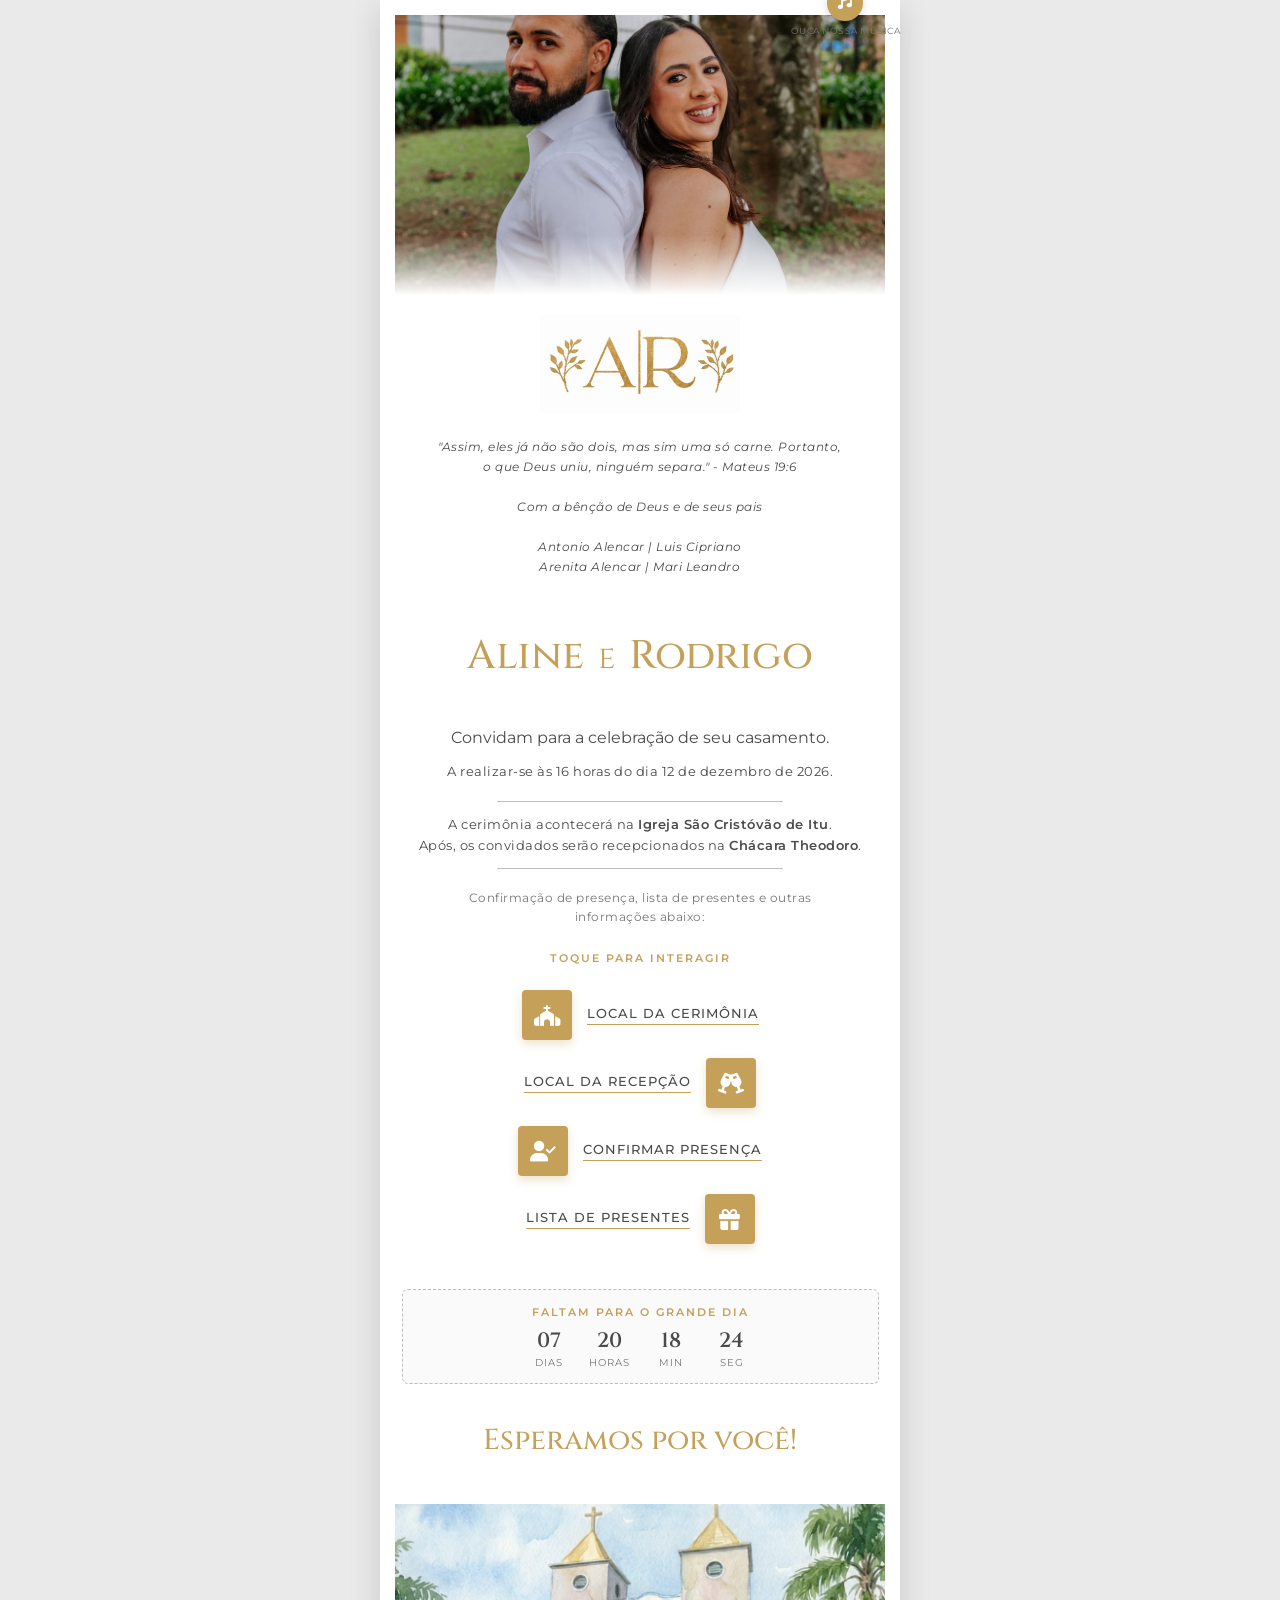
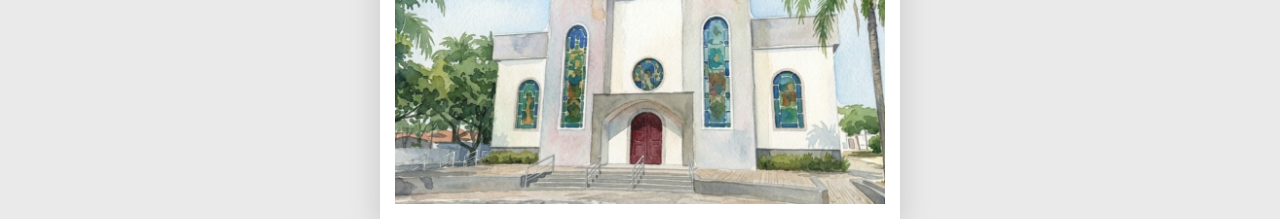
<file: index.html>
<!DOCTYPE html>
<html lang="pt-BR">
<head>
  <meta charset="UTF-8">
  <meta name="viewport" content="width=device-width, initial-scale=1.0">
  <title>Aline e Rodrigo</title>
  
  <!-- Google Fonts -->
  <link rel="preconnect" href="https://fonts.googleapis.com">
  <link rel="preconnect" href="https://fonts.gstatic.com" crossorigin>
  <link href="https://fonts.googleapis.com/css2?family=Cinzel:wght@400;500;600;700&family=Montserrat:wght@300;400;500;600&display=swap" rel="stylesheet">
  
  <!-- Ícones do App/Navegador -->
  <link href="imagens/icon.png" rel="shortcut icon"/>
  <link href="imagens/icon-192.png" rel="icon" sizes="192x192"/>
  <link href="imagens/icon-180.png" rel="apple-touch-icon" sizes="180x180"/>
  
  <!-- FontAwesome -->
  <link rel="stylesheet" href="https://cdnjs.cloudflare.com/ajax/libs/font-awesome/6.4.0/css/all.min.css">

  <!-- CSS Local -->
  <link rel="stylesheet" href="./style.css">
</head>
<body>
  <!-- Música de fundo -->
  <audio id="bg-music" loop src="audio/musica.mp3"></audio>

  <div class="card-container">

    <!-- FOTO DO TOPO -->
    <div class="top-photo-wrapper">
      <img src="imagens/foto-casal1.png" alt="Foto Casal Topo">
    </div>
    

    <!-- MOLDURA INTERNA DO CONVITE -->
    <div class="invitation-frame">
      <!-- Bloco de Música com Texto -->
          <div class="music-wrapper">
            <button id="music-btn" class="music-toggle-btn" aria-label="Tocar Música">
              <i class="fa-solid fa-music"></i>
            </button>
            <span class="music-label">Ouça nossa música</span>
          </div>
        </div>
      <!-- CONTEÚDO PRINCIPAL -->
      <div class="main-content">        
        <!-- MONOGRAMA A | R -->
        <!-- FOTO DO TOPO -->
    <div class="top-photo-monograma">
      <img src="imagens/monograma.png" alt="monograma">
    </div>
          
        <!-- Versículo Bíblico -->
        <p class="versiculo-biblico">
          "Assim, eles já não são dois, mas sim uma só carne. Portanto,<br>
          o que Deus uniu, ninguém separa." - Mateus 19:6<br><br>
          Com a bênção de Deus e de seus pais<br><br>
           Antonio Alencar | Luis Cipriano<br>
           Arenita Alencar | Mari Leandro<br><br>
          <!-- CONTAINER DOS NOMES COM A DECORAÇÃO -->
        <div class="names-container">
          <h1 class="couple-names">Aline <span class="ampersand">e</span> Rodrigo</h1> <br><br>
           Convidam para a celebração de seu casamento.
        </p>

        <!-- HORA E LOCAL -->
        <div class="time-text">
          <span>A realizar-se às 16 horas do dia 12 de dezembro de 2026.</span>
        </div>
        
        <div class="location-info">
          <div class="divider-line"></div>
          <p class="location-text">
            A cerimônia acontecerá na <strong>Igreja São Cristóvão de Itu</strong>.<br>
            Após, os convidados serão recepcionados na <strong>Chácara Theodoro</strong>.
          </p>
          <div class="divider-line"></div>
        </div>

        <!-- Informação adicional -->
        <p class="information-extra">
          Confirmação de presença, lista de presentes e outras informações abaixo:
        </p>

        <!-- INSTRUÇÃO -->
        <p class="touch-instruction">Toque para interagir</p>

        <!-- BOTÕES INTERATIVOS -->
        <div class="interactive-buttons">

          <!-- Botão 1: Local da Cerimônia (Igreja) -->
          <a href="https://digitalconvite.github.io/aline-e-rodrigo/local-cerimonia.html" rel="noopener noreferrer" class="btn-row">
            <div class="icon-square">
              <i class="fas fa-church"></i>
            </div>
            <span class="btn-label">Local da Cerimônia</span>
          </a>

          <!-- Botão 2: Local da recepção -->
          <a href="https://digitalconvite.github.io/aline-e-rodrigo/local-recepcao.html" rel="noopener noreferrer" class="btn-row reverse">
            <div class="icon-square">
              <i class="fas fa-glass-cheers"></i>
            </div>
            <span class="btn-label">Local da Recepção</span>
          </a>

          <!-- Botão 3: Confirmar Presença -->
          <div class="btn-row" id="rsvpBtn">
            <div class="icon-square">
              <i class="fas fa-user-check"></i>
            </div>
            <span class="btn-label">Confirmar Presença</span>
          </div>

          <!-- Botão 4: Lista de presentes -->
          <a href="https://noivos.casar.com/aline-e-rodrigo-2026-12-12#/presentes" rel="noopener noreferrer" class="btn-row reverse">
            <div class="icon-square">
              <i class="fa-solid fa-gift"></i>
            </div>
            <span class="btn-label">Lista de Presentes</span>
          </a>

        </div>
        
        <!-- CONTAGEM REGRESSIVA -->
        <div class="countdown-container">
          <div class="countdown-title">FALTAM PARA O GRANDE DIA</div>
          <div class="countdown-timer" id="countdown">
            <div class="time-box">
              <span id="days">00</span>
              <small>dias</small>
            </div>
            <div class="time-box">
              <span id="hours">00</span>
              <small>horas</small>
            </div>
            <div class="time-box">
              <span id="minutes">00</span>
              <small>min</small>
            </div>
            <div class="time-box">
              <span id="seconds">00</span>
              <small>seg</small>
            </div>
          </div>
        </div>

        <div class="waiting-text">
          Esperamos por você!
        </div>

      </div> <!-- /main-content -->
    </div> <!-- /invitation-frame -->

    <!-- FOTO DA PARTE INFERIOR -->
    <div class="bottom-section">
      <div class="bottom-photo-wrapper">
        <img src="imagens/foto-final.png" alt="Igreja">
      </div>
    </div>

  </div> <!-- /card-container -->

  <!-- MODAL RSVP -->
  <div id="rsvpModal" class="modal">
    <div class="modal-content">
      <h3>Confirmação de Presença</h3>
      <form id="rsvpForm">
        
        <div class="form-group">
          <label for="nome">Seu Nome Completo:</label>
          <input type="text" id="nome" placeholder="Digite seu nome completo" required>
        </div>
        
        <div class="form-group">
          <label for="presencaCelebracao">Celebração:</label>
          <select id="presencaCelebracao" required>
            <option value="Sim, estarei presente na Celebração">Sim, estarei presente na Celebração</option>
            <option value="Não poderei ir à Celebração">Não poderei ir à Celebração</option>
          </select>
        </div>

        <div class="form-group">
          <label for="presencaRecepcao">Recepção / Festa:</label>
          <select id="presencaRecepcao" required>
            <option value="Sim, estarei presente na Recepção">Sim, estarei presente na Recepção</option>
            <option value="Não poderei ir à Recepção">Não poderei ir à Recepção</option>
          </select>
        </div>

        <div class="form-group">
          <label for="acompanhantes">Quantidade de Acompanhantes:</label>
          <input type="number" id="acompanhantes" placeholder="0" min="0" value="0">
        </div>

        <button type="submit" class="modal-btn">Enviar via WhatsApp</button>
        <button type="button" class="modal-btn btn-cancel" id="closeRsvpBtn">Fechar</button>
      </form>
    </div>
  </div>

  <!-- JavaScript Local -->
  <script src="./script.js"></script>
</body>
</html>
</file>
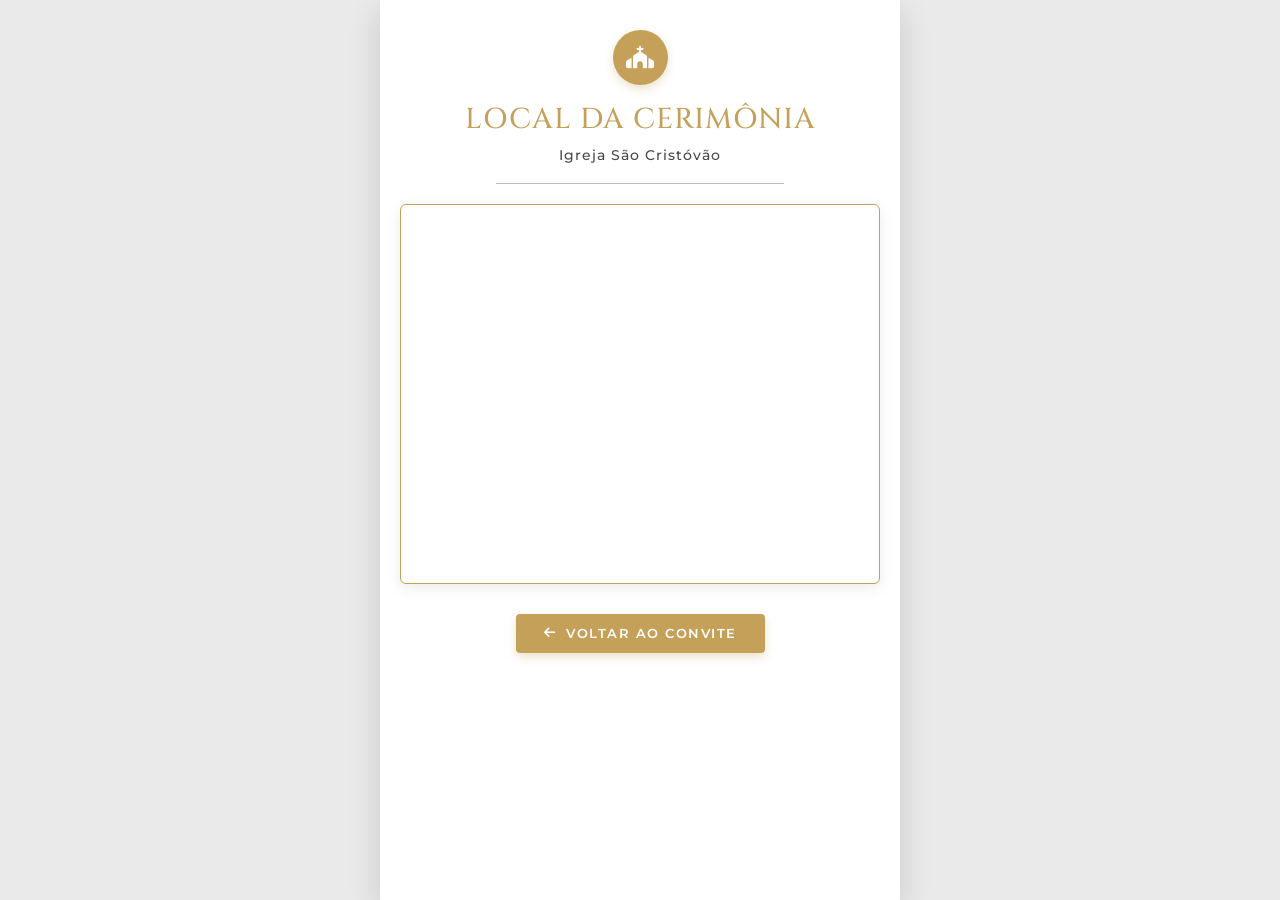
<file: local-cerimonia.html>
<!DOCTYPE html>
<html lang="pt-BR">
<head>
  <meta charset="UTF-8">
  <meta name="viewport" content="width=device-width, initial-scale=1.0">
  <title>Local da Cerimônia - Aline e Rodrigo</title>
  
  <!-- Google Fonts -->
  <link rel="preconnect" href="https://fonts.googleapis.com">
  <link rel="preconnect" href="https://fonts.gstatic.com" crossorigin>
  <link href="https://fonts.googleapis.com/css2?family=Cinzel:wght@400;500;600;700&family=Montserrat:wght@300;400;500;600&display=swap" rel="stylesheet">
  
  <!-- Ícones do App/Navegador -->
  <link href="imagens/icon.png" rel="shortcut icon"/>
  <link href="imagens/icon-192.png" rel="icon" sizes="192x192"/>
  <link href="imagens/icon-180.png" rel="apple-touch-icon" sizes="180x180"/>
  
  <!-- FontAwesome -->
  <link rel="stylesheet" href="https://cdnjs.cloudflare.com/ajax/libs/font-awesome/6.4.0/css/all.min.css">

  <!-- Estilos da página -->
  <style>
    :root {
      --bg-color: #FFFFFF;
      --bg-outer: #EAEAEA;
      --primary-gold: #C5A059;
      --primary-gold-dark: #A4813D;
      --text-dark: #4A4A4A;
      --text-muted: #777777;
      --border-color: #BDBDBD;
      --font-serif: 'Cinzel', serif;
      --font-sans: 'Montserrat', sans-serif;
    }

    * {
      box-sizing: border-box;
      margin: 0;
      padding: 0;
    }

    html, body {
      width: 100%;
      min-height: 100vh;
      background-color: var(--bg-outer);
      font-family: var(--font-sans);
      color: var(--text-dark);
      overflow-x: hidden;
      display: flex;
      justify-content: center;
      align-items: flex-start;
    }

    /* Container idêntico ao do Convite Principal */
    .card-container {
      width: 100%;
      max-width: 520px;
      background-color: var(--bg-color);
      position: relative;
      display: flex;
      flex-direction: column;
      align-items: center;
      text-align: center;
      box-shadow: 0 10px 30px rgba(0,0,0,0.15);
      min-height: 100vh;
      padding: 30px 20px;
    }

    /* Ícone no topo */
    .icon-header {
      width: 55px;
      height: 55px;
      background-color: var(--primary-gold);
      border-radius: 50%;
      display: flex;
      align-items: center;
      justify-content: center;
      color: #FFFFFF;
      font-size: 1.4rem;
      margin-bottom: 15px;
      box-shadow: 0 4px 10px rgba(197, 160, 89, 0.3);
    }

    /* Título com a fonte Cinzel e Dourado oficial */
    .title {
      font-family: var(--font-serif);
      font-size: 1.8rem;
      font-weight: 500;
      color: var(--primary-gold);
      margin-bottom: 8px;
      text-transform: uppercase;
      letter-spacing: 1px;
    }

    .subtitle {
      font-size: 0.85rem;
      color: var(--text-dark);
      letter-spacing: 1px;
      margin-bottom: 20px;
      font-weight: 500;
    }

    .divider-line {
      width: 60%;
      height: 1px;
      background-color: var(--border-color);
      margin: 0 auto 20px auto;
    }

    /* Moldura do Mapa */
    .map-frame {
      width: 100%;
      height: 380px;
      border: 1px solid var(--primary-gold);
      border-radius: 6px;
      overflow: hidden;
      box-shadow: 0 4px 15px rgba(0, 0, 0, 0.08);
      margin-bottom: 25px;
    }

    .map-frame iframe {
      width: 100%;
      height: 100%;
      border: 0;
    }

    /* Botão de Voltar ajustado para ficar mais próximo do mapa */
    .back-btn {
      display: inline-flex;
      align-items: center;
      justify-content: center;
      gap: 10px;
      background-color: var(--primary-gold);
      color: #FFFFFF;
      text-decoration: none;
      padding: 12px 28px;
      border-radius: 4px;
      font-size: 0.8rem;
      letter-spacing: 1.5px;
      text-transform: uppercase;
      font-weight: 600;
      box-shadow: 0 4px 10px rgba(197, 160, 89, 0.3);
      transition: background-color 0.2s ease, transform 0.2s ease;
      margin-top: 5px; /* Removeu o 'margin-top: auto' para aproximar do mapa */
      margin-bottom: 20px;
    }

    .back-btn:hover {
      background-color: var(--primary-gold-dark);
      transform: translateY(-2px);
    }

    /* Adaptação Mobile */
    @media screen and (max-width: 600px) {
      .card-container {
        padding: 25px 15px;
      }
    }
  </style>
</head>
<body>

  <div class="card-container">
    <!-- ÍCONE DO TOPO -->
    <div class="icon-header">
      <i class="fas fa-church"></i>
    </div>

    <!-- TÍTULO DA PÁGINA -->
    <h1 class="title">Local da Cerimônia</h1>
    <p class="subtitle">Igreja São Cristóvão</p>

    <div class="divider-line"></div>

    <!-- MAPA INCORPORADO DO GOOGLE MAPS -->
    <div class="map-frame">
      <iframe 
        src="https://www.google.com/maps/embed?pb=!1m18!1m12!1m3!1d3665.3149253697356!2d-47.315604924678844!3d-23.2680039790025!2m3!1f0!2f0!3f0!3m2!1i1024!2i768!4f13.1!3m3!1m2!1s0x94cf506d3b10f163%3A0xf5432017586304a9!2zUGFyb3F1aWEgU8OjbyBDcmlzdMOzdsOjbw!5e0!3m2!1spt-BR!2sbr!4v1793191114697!5m2!1spt-BR!2sbr" 
        width="600" 
        height="450" 
        allowfullscreen="" 
        loading="lazy" 
        referrerpolicy="no-referrer-when-downgrade">
      </iframe>
    </div>

    <!-- BOTÃO PARA VOLTAR AO CONVITE -->
    <a href="./index.html" class="back-btn">
      <i class="fas fa-arrow-left"></i>
      Voltar ao Convite
    </a>
  </div>

</body>
</html>
</file>
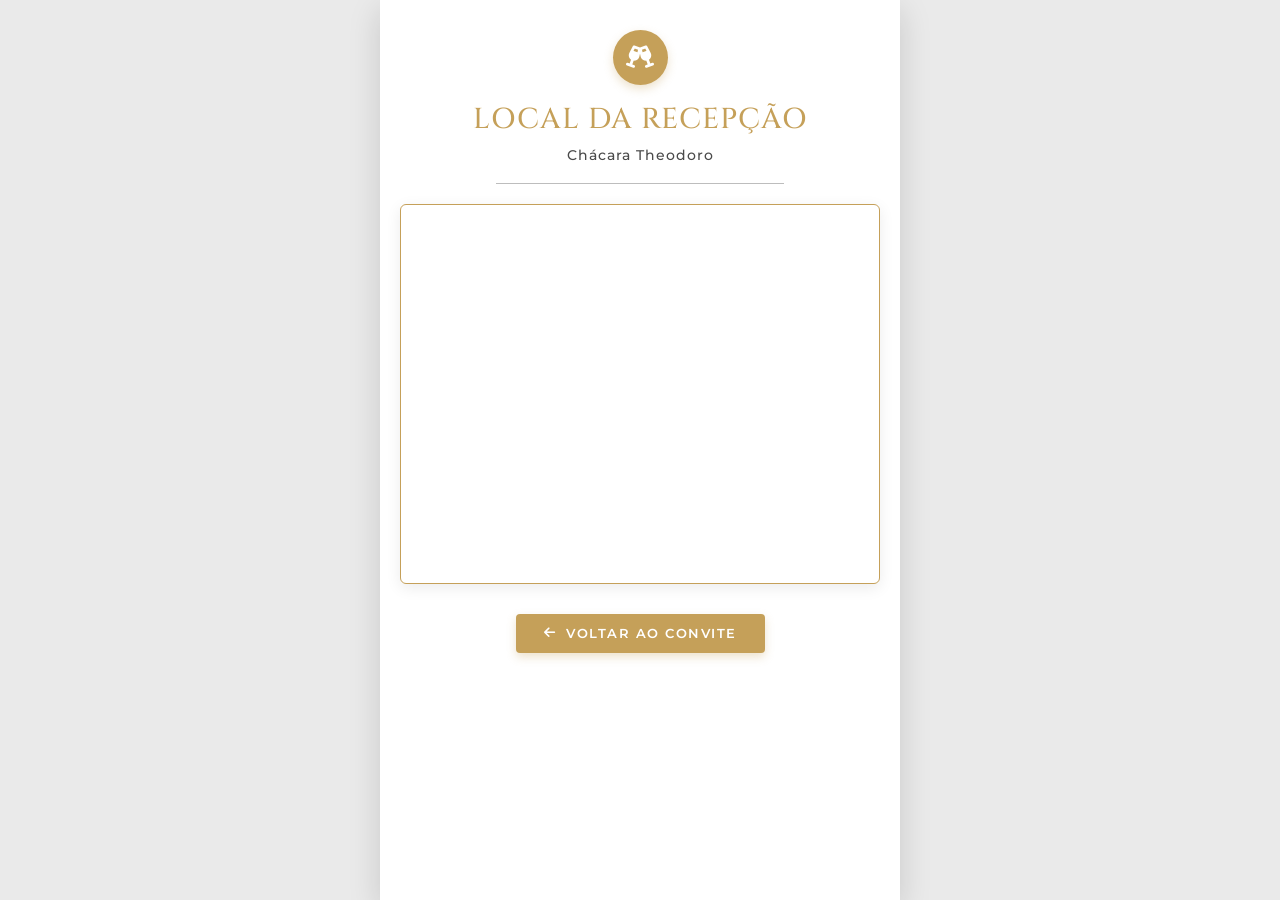
<file: local-recepcao.html>
<!DOCTYPE html>
<html lang="pt-BR">
<head>
  <meta charset="UTF-8">
  <meta name="viewport" content="width=device-width, initial-scale=1.0">
  <title>Local da Recepção - Aline e Rodrigo</title>
  
  <!-- Google Fonts -->
  <link rel="preconnect" href="https://fonts.googleapis.com">
  <link rel="preconnect" href="https://fonts.gstatic.com" crossorigin>
  <link href="https://fonts.googleapis.com/css2?family=Cinzel:wght@400;500;600;700&family=Montserrat:wght@300;400;500;600&display=swap" rel="stylesheet">
  
  <!-- Ícones do App/Navegador -->
  <link href="imagens/icon.png" rel="shortcut icon"/>
  <link href="imagens/icon-192.png" rel="icon" sizes="192x192"/>
  <link href="imagens/icon-180.png" rel="apple-touch-icon" sizes="180x180"/>
  
  <!-- FontAwesome -->
  <link rel="stylesheet" href="https://cdnjs.cloudflare.com/ajax/libs/font-awesome/6.4.0/css/all.min.css">

  <!-- Estilos da página -->
  <style>
    :root {
      --bg-color: #FFFFFF;
      --bg-outer: #EAEAEA;
      --primary-gold: #C5A059;
      --primary-gold-dark: #A4813D;
      --text-dark: #4A4A4A;
      --text-muted: #777777;
      --border-color: #BDBDBD;
      --font-serif: 'Cinzel', serif;
      --font-sans: 'Montserrat', sans-serif;
    }

    * {
      box-sizing: border-box;
      margin: 0;
      padding: 0;
    }

    html, body {
      width: 100%;
      min-height: 100vh;
      background-color: var(--bg-outer);
      font-family: var(--font-sans);
      color: var(--text-dark);
      overflow-x: hidden;
      display: flex;
      justify-content: center;
      align-items: flex-start;
    }

    /* Container idêntico ao do Convite Principal */
    .card-container {
      width: 100%;
      max-width: 520px;
      background-color: var(--bg-color);
      position: relative;
      display: flex;
      flex-direction: column;
      align-items: center;
      text-align: center;
      box-shadow: 0 10px 30px rgba(0,0,0,0.15);
      min-height: 100vh;
      padding: 30px 20px;
    }

    /* Ícone no topo */
    .icon-header {
      width: 55px;
      height: 55px;
      background-color: var(--primary-gold);
      border-radius: 50%;
      display: flex;
      align-items: center;
      justify-content: center;
      color: #FFFFFF;
      font-size: 1.4rem;
      margin-bottom: 15px;
      box-shadow: 0 4px 10px rgba(197, 160, 89, 0.3);
    }

    /* Título com a fonte Cinzel e Dourado oficial */
    .title {
      font-family: var(--font-serif);
      font-size: 1.8rem;
      font-weight: 500;
      color: var(--primary-gold);
      margin-bottom: 8px;
      text-transform: uppercase;
      letter-spacing: 1px;
    }

    .subtitle {
      font-size: 0.85rem;
      color: var(--text-dark);
      letter-spacing: 1px;
      margin-bottom: 20px;
      font-weight: 500;
    }

    .divider-line {
      width: 60%;
      height: 1px;
      background-color: var(--border-color);
      margin: 0 auto 20px auto;
    }

    /* Moldura do Mapa */
    .map-frame {
      width: 100%;
      height: 380px;
      border: 1px solid var(--primary-gold);
      border-radius: 6px;
      overflow: hidden;
      box-shadow: 0 4px 15px rgba(0, 0, 0, 0.08);
      margin-bottom: 25px;
    }

    .map-frame iframe {
      width: 100%;
      height: 100%;
      border: 0;
    }

   /* Botão de Voltar ajustado para ficar mais próximo do mapa */
    .back-btn {
      display: inline-flex;
      align-items: center;
      justify-content: center;
      gap: 10px;
      background-color: var(--primary-gold);
      color: #FFFFFF;
      text-decoration: none;
      padding: 12px 28px;
      border-radius: 4px;
      font-size: 0.8rem;
      letter-spacing: 1.5px;
      text-transform: uppercase;
      font-weight: 600;
      box-shadow: 0 4px 10px rgba(197, 160, 89, 0.3);
      transition: background-color 0.2s ease, transform 0.2s ease;
      margin-top: 5px; /* Removeu o 'margin-top: auto' para aproximar do mapa */
      margin-bottom: 20px;
    }

    .back-btn:hover {
      background-color: var(--primary-gold-dark);
      transform: translateY(-2px);
    }

    /* Adaptação Mobile */
    @media screen and (max-width: 600px) {
      .card-container {
        padding: 25px 15px;
      }
    }
  </style>
</head>
<body>

  <div class="card-container">
    <!-- ÍCONE DO TOPO (Taças de Brinde para Recepção) -->
    <div class="icon-header">
      <i class="fas fa-glass-cheers"></i>
    </div>

    <!-- TÍTULO DA PÁGINA -->
    <h1 class="title">Local da recepção</h1>
    <p class="subtitle">Chácara Theodoro</p>

    <div class="divider-line"></div>

    <!-- MAPA INCORPORADO DO GOOGLE MAPS -->
    <div class="map-frame">
      <iframe 
        src="https://www.google.com/maps/embed?pb=!1m18!1m12!1m3!1d3662.0999192042877!2d-47.2825979!3d-23.384602299999997!2m3!1f0!2f0!3f0!3m2!1i1024!2i768!4f13.1!3m3!1m2!1s0x94cf430b13387d07%3A0xfe3345f0ca6631e1!2sCh%C3%A1cara%20Theodoro!5e0!3m2!1spt-BR!2sbr!4v1793191753081!5m2!1spt-BR!2sbr" 
        width="600" 
        height="450" 
        allowfullscreen="" 
        loading="lazy" 
        referrerpolicy="no-referrer-when-downgrade">
      </iframe>
    </div>

    <!-- BOTÃO PARA VOLTAR AO CONVITE -->
    <a href="./index.html" class="back-btn">
      <i class="fas fa-arrow-left"></i>
      Voltar ao Convite
    </a>
  </div>

</body>
</html>
</file>
<file: style.css>
:root {
  --bg-color: #FFFFFF;
  --bg-outer: #EAEAEA;
  --primary-gold: #C5A059;
  --primary-gold-dark: #A4813D;
  --text-dark: #4A4A4A;
  --text-muted: #777777;
  --border-color: #BDBDBD;
  --font-serif: 'Cinzel', serif;
  --font-sans: 'Montserrat', sans-serif;
}

* {
  box-sizing: border-box;
  margin: 0;
  padding: 0;
}

html, body {
  width: 100%;
  min-height: 100vh;
  background-color: var(--bg-outer);
  font-family: var(--font-sans);
  color: var(--text-dark);
  overflow-x: hidden;
  display: flex;
  justify-content: center;
  align-items: flex-start;
}

/* Container Principal do Convite */
.card-container {
  width: 100%;
  max-width: 520px;
  background-color: var(--bg-color);
  position: relative;
  display: flex;
  flex-direction: column;
  align-items: center;
  text-align: center;
  box-shadow: 0 10px 30px rgba(0,0,0,0.15);
  min-height: 100vh;
  padding: 15px;
}

/* Foto do Topo */
.top-photo-wrapper {
  width: 100%;
  height: 280px;
  position: relative;
  overflow: hidden;
  margin-bottom: 20px;
}
/* Foto do monograma */
.top-photo-monograma {
  width: 100%;
  height: 100%;
  position: relative;
  overflow: hidden;
  margin-bottom: 20px;
}

.top-photo-wrapper img {
  width: 100%;
  height: 100%;
  object-fit: cover;
}

.top-photo-wrapper::after {
  content: '';
  position: absolute;
  bottom: 0;
  left: 0;
  width: 100%;
  height: 60px;
  background: linear-gradient(to bottom, rgba(255,255,255,0) 0%, var(--bg-color) 100%);
}

/* Moldura Dupla idêntica ao Convite da Foto */
.invitation-frame {
  width: 100%;
  border: none;
  padding: 0;
  background-color: #FFFFFF;
}

.main-content {
  border: none !important;
  outline: none !important;
  background-color: transparent !important;
}

/* Nomes dos Noivos */
.names-container {
  position: relative;
  display: flex;
  flex-direction: column;
  justify-content: center;
  align-items: center;
  width: 100%;
  margin: 10px 0 25px;
}

.couple-names {
  font-family: var(--font-serif);
  font-size: 2.5rem;
  font-weight: 500;
  color: var(--primary-gold);
  line-height: 1.2;
  margin: 10px 0;
  text-transform: none;
}

.couple-names .ampersand {
  font-family: var(--font-serif);
  font-size: 2rem;
  font-weight: 400;
  color: var(--primary-gold);
  margin: 0 4px;
}

/* Versículo e Pais centralizados perfeitamente */
.versiculo-biblico {
  font-size: 0.78rem;
  color: var(--text-dark);
  letter-spacing: 0.5px;
  line-height: 1.6;
  max-width: 90%;
  margin: 0 auto 25px auto; /* Centraliza a caixa na horizontal com auto */
  text-align: center;       /* Garante que todas as linhas fiquem centralizadas */
  font-style: italic;
}

.parents-grid {
  display: flex;
  justify-content: space-between;
  width: 100%;
  max-width: 360px;
  margin-bottom: 25px;
  font-size: 0.75rem;
  color: var(--primary-gold) !important; /* Forçando o dourado */
  line-height: 1.6;
  font-weight: 500;
}

/* Garante que qualquer texto interno dos pais também assuma o dourado */
.parents-grid, .parents-grid div {
  color: var(--primary-gold) !important;
}
.parents-side {
  flex: 1;
  text-align: center;
}

.invitation-call {
  font-size: 0.8rem;
  color: var(--text-dark);
  letter-spacing: 0.5px;
  margin-bottom: 25px;
}

/* Data em Destaque Dourada */
.date-wrapper {
  display: flex;
  flex-direction: column;
  align-items: center;
  justify-content: center;
  width: 100%;
  margin: 15px 0;
}

.date-badge {
  background-color: transparent;
  color: var(--primary-gold);
  font-family: var(--font-serif);
  font-size: 2.2rem;
  font-weight: 600;
  padding: 5px 20px;
  letter-spacing: 4px;
  position: relative;
}

.date-deco {
  width: 160px;
  height: auto;
  object-fit: contain;
  pointer-events: none;
  opacity: 0.8;
}

.date-deco-top { margin-bottom: 2px; }
.date-deco-bottom { margin-top: 2px; }

/* Horário e Local */
.time-text {
  display: flex;
  align-items: center;
  justify-content: center;
  gap: 8px;
  font-size: 0.82rem;
  color: var(--text-dark);
  letter-spacing: 0.5px;
  margin: 15px 0 20px;
  line-height: 1.5;
}

.time-text i {
  color: var(--primary-gold);
  font-size: 1rem;
}

.location-info {
  width: 100%;
  margin-bottom: 20px;
}

.divider-line {
  width: 60%;
  height: 1px;
  background-color: var(--border-color);
  margin: 0 auto;
}

.location-text {
  font-size: 0.82rem;
  color: var(--text-dark);
  letter-spacing: 0.5px;
  padding: 12px 0;
  line-height: 1.6;
}

.location-text strong {
  color: var(--text-dark);
  font-weight: 600;
}

.information-extra {
  font-size: 0.72rem;
  color: var(--text-muted);
  letter-spacing: 0.5px;
  line-height: 1.6;
  max-width: 85%;
  margin-bottom: 25px;
}

.touch-instruction {
  font-size: 0.7rem;
  color: var(--primary-gold);
  letter-spacing: 2px;
  text-transform: uppercase;
  margin-bottom: 25px;
  font-weight: 600;
}

/* Botões Interativos em Dourado */
.interactive-buttons {
  width: 100%;
  display: flex;
  flex-direction: column;
  gap: 18px;
  margin-bottom: 35px;
}

.btn-row {
  display: flex;
  align-items: center;
  justify-content: center;
  gap: 15px;
  text-decoration: none;
  cursor: pointer;
  transition: transform 0.2s ease;
}

.btn-row.reverse {
  flex-direction: row-reverse;
}

.btn-row:hover {
  transform: translateY(-2px);
}

.icon-square {
  width: 50px;
  height: 50px;
  background-color: var(--primary-gold);
  border-radius: 4px;
  display: flex;
  align-items: center;
  justify-content: center;
  color: #FFFFFF;
  font-size: 1.3rem;
  box-shadow: 0 4px 10px rgba(197, 160, 89, 0.3);
}

.btn-label {
  font-size: 0.8rem;
  color: var(--text-dark);
  letter-spacing: 1px;
  text-transform: uppercase;
  position: relative;
  padding-bottom: 4px;
  font-weight: 500;
}

.btn-label::after {
  content: '';
  position: absolute;
  bottom: 0;
  left: 0;
  width: 100%;
  height: 1px;
  background-color: var(--primary-gold);
}

/* Contagem Regressiva */
.countdown-container {
  display: flex;
  flex-direction: column;
  align-items: center;
  margin: 10px 0 25px;
  width: 100%;
  background-color: #FAFAFA;
  padding: 15px;
  border-radius: 6px;
  border: 1px dashed var(--border-color);
}

.countdown-title {
  font-size: 0.7rem;
  color: var(--primary-gold);
  letter-spacing: 2px;
  margin-bottom: 12px;
  font-weight: 600;
}

.countdown-timer {
  display: flex;
  gap: 16px;
}

.time-box {
  display: flex;
  flex-direction: column;
  align-items: center;
  min-width: 45px;
}

.time-box span {
  font-size: 1.3rem;
  font-weight: 600;
  color: var(--text-dark);
  font-family: var(--font-serif);
  line-height: 1;
}

.time-box small {
  font-size: 0.6rem;
  color: var(--text-muted);
  text-transform: uppercase;
  letter-spacing: 1px;
  margin-top: 5px;
}

.waiting-text {
  font-family: var(--font-serif);
  font-size: 1.8rem;
  color: var(--primary-gold);
  line-height: 1.2;
  margin: 15px 0 5px;
  font-weight: 500;
}

/* Botão de Música */
.music-wrapper {
  position: absolute;
  right: 0px;
  top: -15px;
  display: flex;
  flex-direction: column;
  align-items: center;
  z-index: 10;
}

.music-toggle-btn {
  width: 36px;
  height: 36px;
  border-radius: 50%;
  background-color: var(--primary-gold);
  color: #ffffff;
  border: none;
  box-shadow: 0 3px 8px rgba(0, 0, 0, 0.15);
  cursor: pointer;
  display: flex;
  align-items: center;
  justify-content: center;
  font-size: 0.85rem;
  transition: transform 0.2s ease;
}

.music-toggle-btn:hover {
  transform: scale(1.08);
}

.music-toggle-btn.playing {
  animation: pulse 2s infinite;
}

.music-label {
  font-size: 0.55rem;
  color: var(--text-muted);
  letter-spacing: 0.5px;
  text-transform: uppercase;
  margin-top: 4px;
  white-space: nowrap;
}

@keyframes pulse {
  0% { box-shadow: 0 0 0 0 rgba(197, 160, 89, 0.7); }
  70% { box-shadow: 0 0 0 10px rgba(197, 160, 89, 0); }
  100% { box-shadow: 0 0 0 0 rgba(197, 160, 89, 0); }
}

/* Rodapé */
.bottom-section {
  width: 100%;
  margin-top: 15px;
}

.bottom-photo-wrapper {
  width: 100%;
  height: 300px;
  position: relative;
}

.bottom-photo-wrapper img {
  width: 100%;
  height: 100%;
  object-fit: cover;
}

/* Modal RSVP */
.modal {
  display: none;
  position: fixed;
  top: 0;
  left: 0;
  width: 100%;
  height: 100vh;
  background: rgba(0, 0, 0, 0.6);
  z-index: 9999;
  justify-content: center;
  align-items: center;
  padding: 15px;
}

.modal-content {
  background: #FFFFFF;
  padding: 25px 20px;
  border-radius: 6px;
  width: 100%;
  max-width: 380px;
  max-height: 90vh;
  overflow-y: auto;
  text-align: center;
  box-shadow: 0 10px 25px rgba(0,0,0,0.2);
  border: 1px solid var(--primary-gold);
}

.modal-content h3 {
  color: var(--primary-gold);
  font-family: var(--font-serif);
  margin-bottom: 20px;
  font-size: 1.3rem;
}

.modal-content .form-group {
  display: flex;
  flex-direction: column;
  text-align: left;
  margin-bottom: 15px;
  width: 100%;
}

.modal-content label {
  font-size: 0.75rem;
  color: var(--text-dark);
  margin-bottom: 5px;
  font-weight: 600;
  letter-spacing: 0.5px;
}

.modal-content input, 
.modal-content select {
  width: 100%;
  padding: 10px;
  border: 1px solid var(--border-color);
  background: #FFFFFF;
  font-family: var(--font-sans);
  font-size: 0.85rem;
  border-radius: 4px;
  color: var(--text-dark);
  outline: none;
}

.modal-content input:focus, 
.modal-content select:focus {
  border-color: var(--primary-gold);
}

.modal-btn {
  background: var(--primary-gold);
  color: #FFF;
  border: none;
  padding: 12px;
  margin-top: 10px;
  cursor: pointer;
  width: 100%;
  font-family: var(--font-sans);
  font-size: 0.85rem;
  border-radius: 4px;
  letter-spacing: 1px;
  text-transform: uppercase;
  font-weight: 600;
  transition: background 0.2s;
}

.modal-btn:hover {
  background: var(--primary-gold-dark);
}

.modal-btn.btn-cancel {
  background: #999999;
  margin-top: 8px;
}

.modal-btn.btn-cancel:hover {
  background: #777777;
}

/* Adaptações Mobile */
@media screen and (max-width: 600px) {
  .card-container {
    padding: 0;
  }

  .invitation-frame {
    border-left: none;
    border-right: none;
  }

  .couple-names {
    font-size: 2.1rem;
  }

  .parents-grid {
    flex-direction: column;
    gap: 8px;
  }

  .music-wrapper {
    position: relative;
    right: auto;
    top: auto;
    margin-top: 10px;
  }
}
</file>
